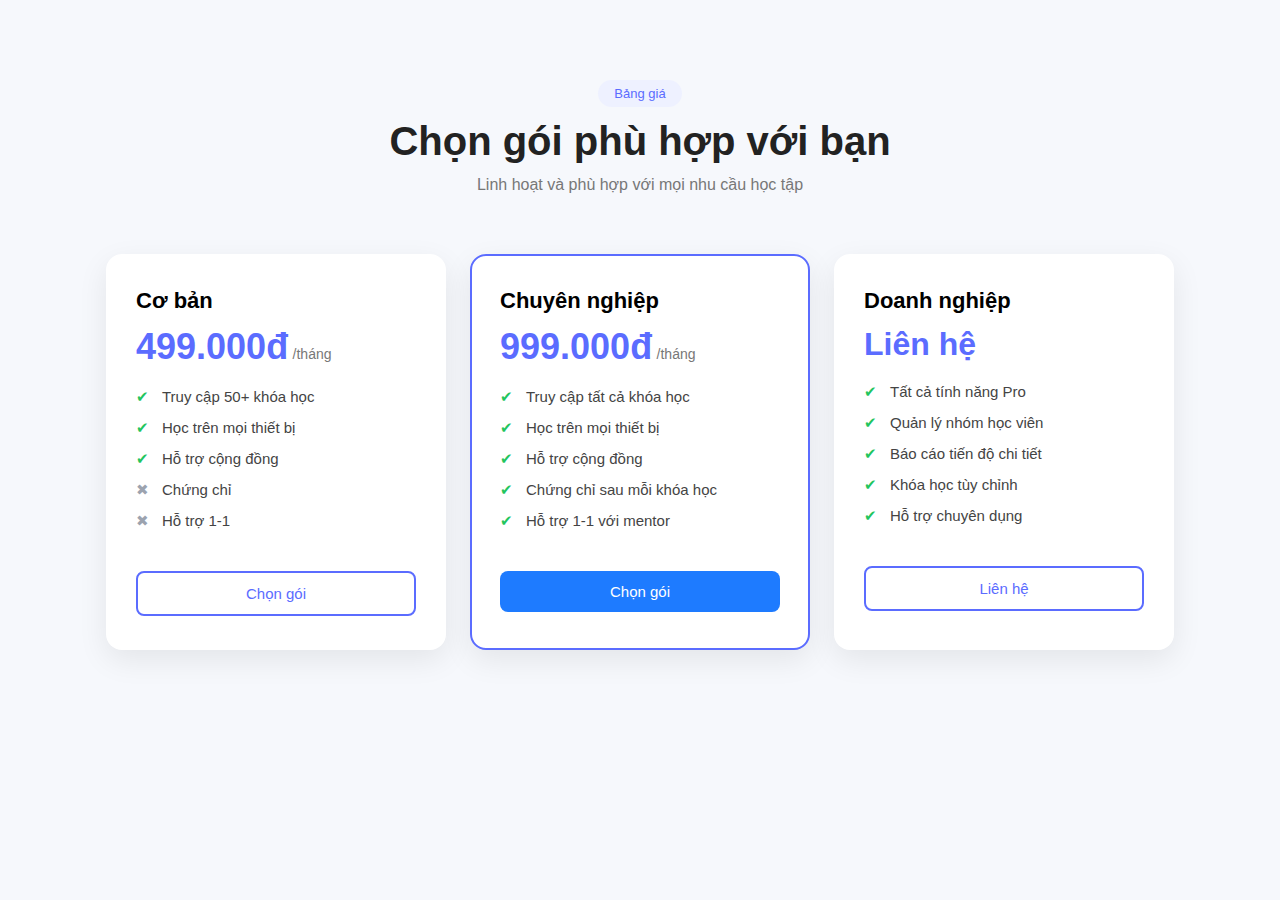
<file: Session12/baitap/bai3.html>
<!DOCTYPE html>
<html lang="vi">
<head>
    <meta charset="UTF-8">
    <meta name="viewport" content="width=device-width, initial-scale=1.0">
    <title>Bảng giá</title>
    <link rel="stylesheet" href="bai3.css">
</head>
<body>

<section class="pricing">
    <div class="pricing-header">
        <span class="badge">Bảng giá</span>
        <h2>Chọn gói phù hợp với bạn</h2>
        <p>Linh hoạt và phù hợp với mọi nhu cầu học tập</p>
    </div>

    <div class="pricing-list">
        <div class="price-card">
            <h3>Cơ bản</h3>
            <div class="price">
                <span class="amount">499.000đ</span>
                <span class="unit">/tháng</span>
            </div>
            <ul>
                <li class="yes">Truy cập 50+ khóa học</li>
                <li class="yes">Học trên mọi thiết bị</li>
                <li class="yes">Hỗ trợ cộng đồng</li>
                <li class="no">Chứng chỉ</li>
                <li class="no">Hỗ trợ 1-1</li>
            </ul>
            <button class="btn-outline">Chọn gói</button>
        </div>

        <div class="price-card active">
            <h3>Chuyên nghiệp</h3>
            <div class="price">
                <span class="amount">999.000đ</span>
                <span class="unit">/tháng</span>
            </div>
            <ul>
                <li class="yes">Truy cập tất cả khóa học</li>
                <li class="yes">Học trên mọi thiết bị</li>
                <li class="yes">Hỗ trợ cộng đồng</li>
                <li class="yes">Chứng chỉ sau mỗi khóa học</li>
                <li class="yes">Hỗ trợ 1-1 với mentor</li>
            </ul>
            <button class="btn-primary">Chọn gói</button>
        </div>

        <div class="price-card">
            <h3>Doanh nghiệp</h3>
            <div class="price contact">
                <span class="amount">Liên hệ</span>
            </div>
            <ul>
                <li class="yes">Tất cả tính năng Pro</li>
                <li class="yes">Quản lý nhóm học viên</li>
                <li class="yes">Báo cáo tiến độ chi tiết</li>
                <li class="yes">Khóa học tùy chỉnh</li>
                <li class="yes">Hỗ trợ chuyên dụng</li>
            </ul>
            <button class="btn-outline">Liên hệ</button>
        </div>
    </div>
</section>

</body>
</html>
</file>
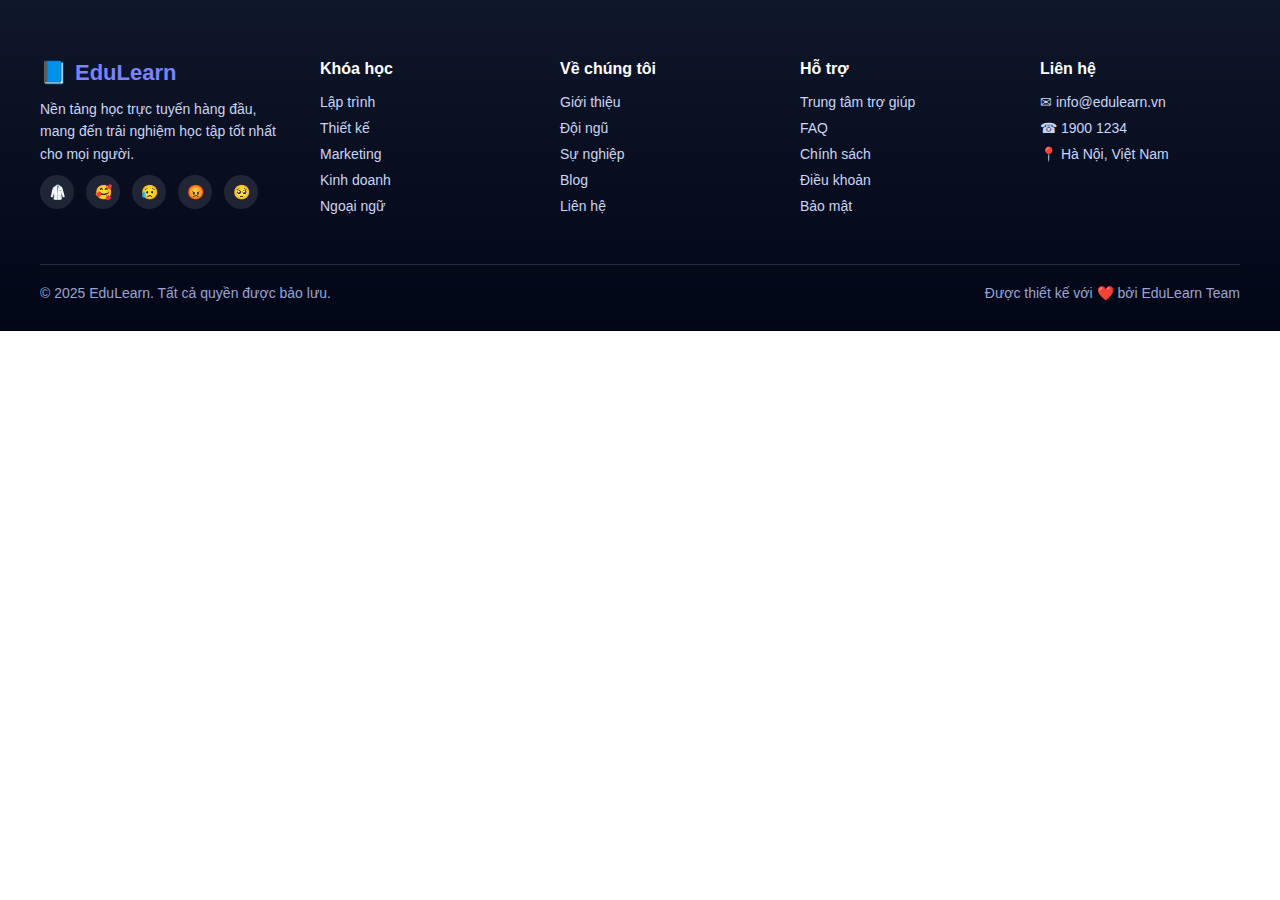
<file: Session12/baitap/bai4.html>
<!DOCTYPE html>
<html lang="vi">
<head>
<meta charset="UTF-8">
<meta name="viewport" content="width=device-width, initial-scale=1.0">
<title>4</title>
<link rel="stylesheet" href="bai4.css">
</head>
<body>

<footer class="footer">
    <div class="footer-top">
        <div class="footer-col brand">
            <div class="logo">
                📘 <span>EduLearn</span>
            </div>
            <p>
                Nền tảng học trực tuyến hàng đầu, mang đến trải nghiệm học tập tốt nhất cho mọi người.
            </p>
            <div class="socials">
                <a href="#">🥼</a>
                <a href="#">🥰</a>
                <a href="#">😥</a>
                <a href="#">😡</a>
                <a href="#">🥺</a>
            </div>
        </div>

        <div class="footer-col">
            <h4>Khóa học</h4>
            <a href="#">Lập trình</a>
            <a href="#">Thiết kế</a>
            <a href="#">Marketing</a>
            <a href="#">Kinh doanh</a>
            <a href="#">Ngoại ngữ</a>
        </div>

        <div class="footer-col">
            <h4>Về chúng tôi</h4>
            <a href="#">Giới thiệu</a>
            <a href="#">Đội ngũ</a>
            <a href="#">Sự nghiệp</a>
            <a href="#">Blog</a>
            <a href="#">Liên hệ</a>
        </div>

        <div class="footer-col">
            <h4>Hỗ trợ</h4>
            <a href="#">Trung tâm trợ giúp</a>
            <a href="#">FAQ</a>
            <a href="#">Chính sách</a>
            <a href="#">Điều khoản</a>
            <a href="#">Bảo mật</a>
        </div>

        <div class="footer-col">
            <h4>Liên hệ</h4>
            <p>✉ info@edulearn.vn</p>
            <p>☎ 1900 1234</p>
            <p>📍 Hà Nội, Việt Nam</p>
        </div>
    </div>

    <div class="footer-bottom">
        <span>© 2025 EduLearn. Tất cả quyền được bảo lưu.</span>
        <span>Được thiết kế với ❤️ bởi EduLearn Team</span>
    </div>
</footer>

</body>
</html>
</file>
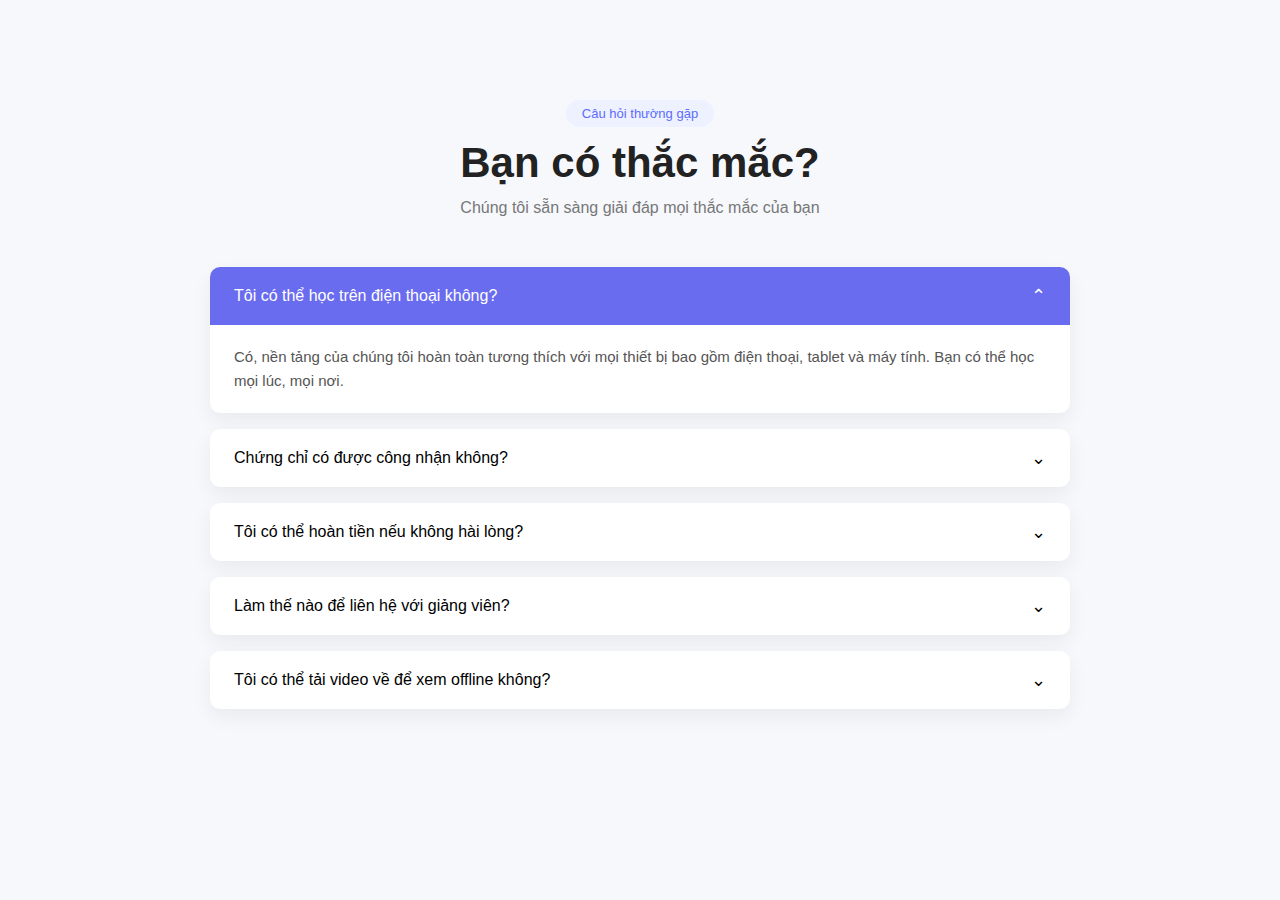
<file: Session12/baitap/bai5.html>
<!DOCTYPE html>
<html lang="en">
<head>
    <meta charset="UTF-8">
    <meta name="viewport" content="width=device-width, initial-scale=1.0">
    <title>Document</title>

    <link rel="stylesheet" href="bai5.css">
</head>
<body>
    <section class="faq">
    <div class="faq-header">
        <span class="badge">Câu hỏi thường gặp</span>
        <h2>Bạn có thắc mắc?</h2>
        <p>Chúng tôi sẵn sàng giải đáp mọi thắc mắc của bạn</p>
    </div>

    <div class="faq-list">

        <div class="faq-item active">
            <div class="faq-question">
                Tôi có thể học trên điện thoại không?
                <span class="icon">⌃</span>
            </div>
            <div class="faq-answer">
                Có, nền tảng của chúng tôi hoàn toàn tương thích với mọi thiết bị bao gồm điện thoại, tablet và máy tính.
                Bạn có thể học mọi lúc, mọi nơi.
            </div>
        </div>

        <div class="faq-item">
            <div class="faq-question">
                Chứng chỉ có được công nhận không?
                <span class="icon">⌄</span>
            </div>
        </div>

        <div class="faq-item">
            <div class="faq-question">
                Tôi có thể hoàn tiền nếu không hài lòng?
                <span class="icon">⌄</span>
            </div>
        </div>

        <div class="faq-item">
            <div class="faq-question">
                Làm thế nào để liên hệ với giảng viên?
                <span class="icon">⌄</span>
            </div>
        </div>

        <div class="faq-item">
            <div class="faq-question">
                Tôi có thể tải video về để xem offline không?
                <span class="icon">⌄</span>
            </div>
        </div>

    </div>
</section>
</body>
</html>
</file>
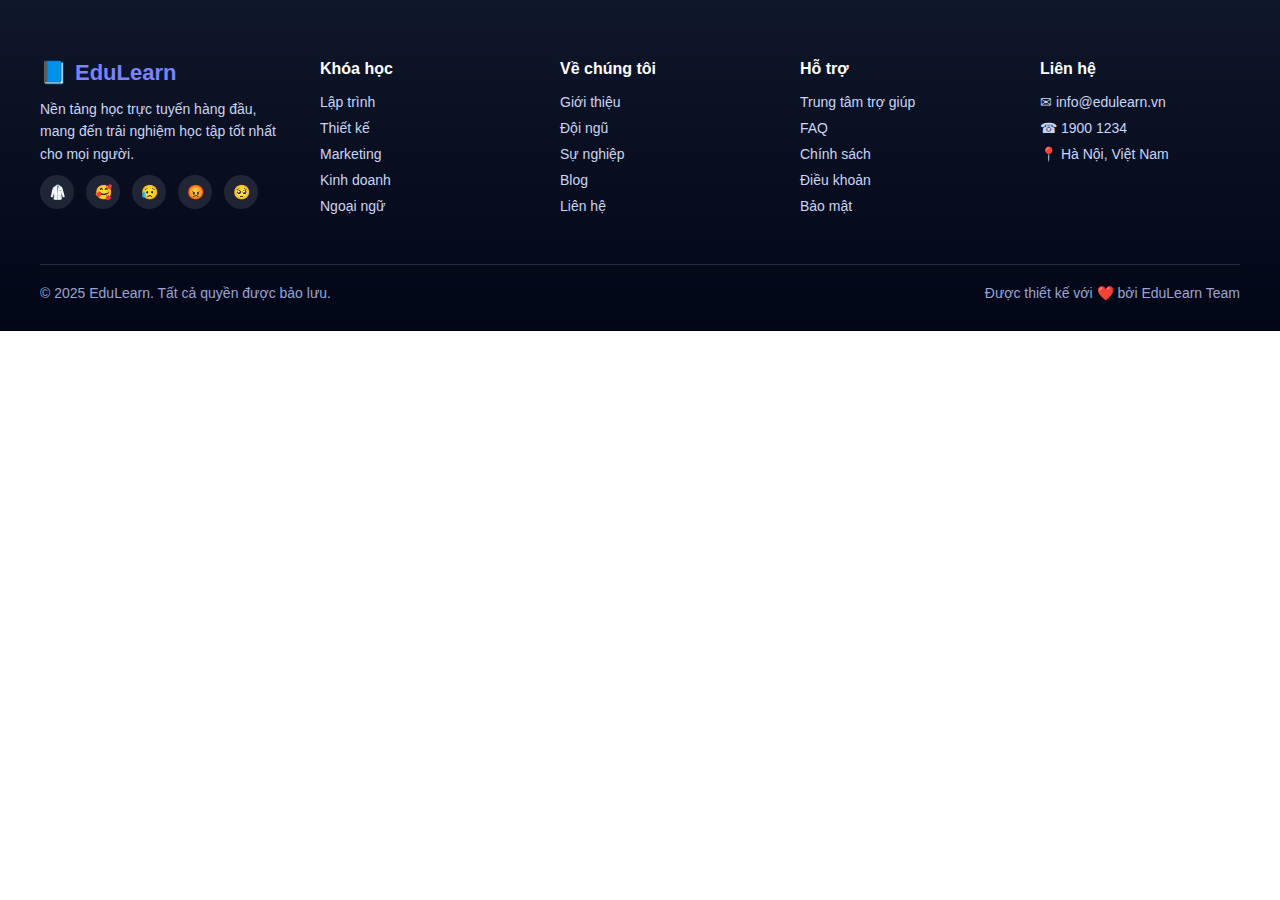
<file: Session12/baitap/bai6.html>
<!DOCTYPE html>
<html lang="en">
<head>
    <meta charset="UTF-8">
    <meta name="viewport" content="width=device-width, initial-scale=1.0">
    <title>Document</title>
    <link rel="stylesheet" href="bai6.css">
</head>
<body>
    <footer class="footer">
    <div class="footer-top">
        <div class="footer-col brand">
            <div class="logo">
                📘 <span>EduLearn</span>
            </div>
            <p>
                Nền tảng học trực tuyến hàng đầu, mang đến trải nghiệm học tập tốt nhất cho mọi người.
            </p>
            <div class="socials">
                <a href="#">🥼</a>
                <a href="#">🥰</a>
                <a href="#">😥</a>
                <a href="#">😡</a>
                <a href="#">🥺</a>
            </div>
        </div>

        <div class="footer-col">
            <h4>Khóa học</h4>
            <a href="#">Lập trình</a>
            <a href="#">Thiết kế</a>
            <a href="#">Marketing</a>
            <a href="#">Kinh doanh</a>
            <a href="#">Ngoại ngữ</a>
        </div>

        <div class="footer-col">
            <h4>Về chúng tôi</h4>
            <a href="#">Giới thiệu</a>
            <a href="#">Đội ngũ</a>
            <a href="#">Sự nghiệp</a>
            <a href="#">Blog</a>
            <a href="#">Liên hệ</a>
        </div>

        <div class="footer-col">
            <h4>Hỗ trợ</h4>
            <a href="#">Trung tâm trợ giúp</a>
            <a href="#">FAQ</a>
            <a href="#">Chính sách</a>
            <a href="#">Điều khoản</a>
            <a href="#">Bảo mật</a>
        </div>

        <div class="footer-col">
            <h4>Liên hệ</h4>
            <p>✉ info@edulearn.vn</p>
            <p>☎ 1900 1234</p>
            <p>📍 Hà Nội, Việt Nam</p>
        </div>
    </div>

    <div class="footer-bottom">
        <span>© 2025 EduLearn. Tất cả quyền được bảo lưu.</span>
        <span>Được thiết kế với ❤️ bởi EduLearn Team</span>
    </div>
</footer>

</body>
</html>
</file>
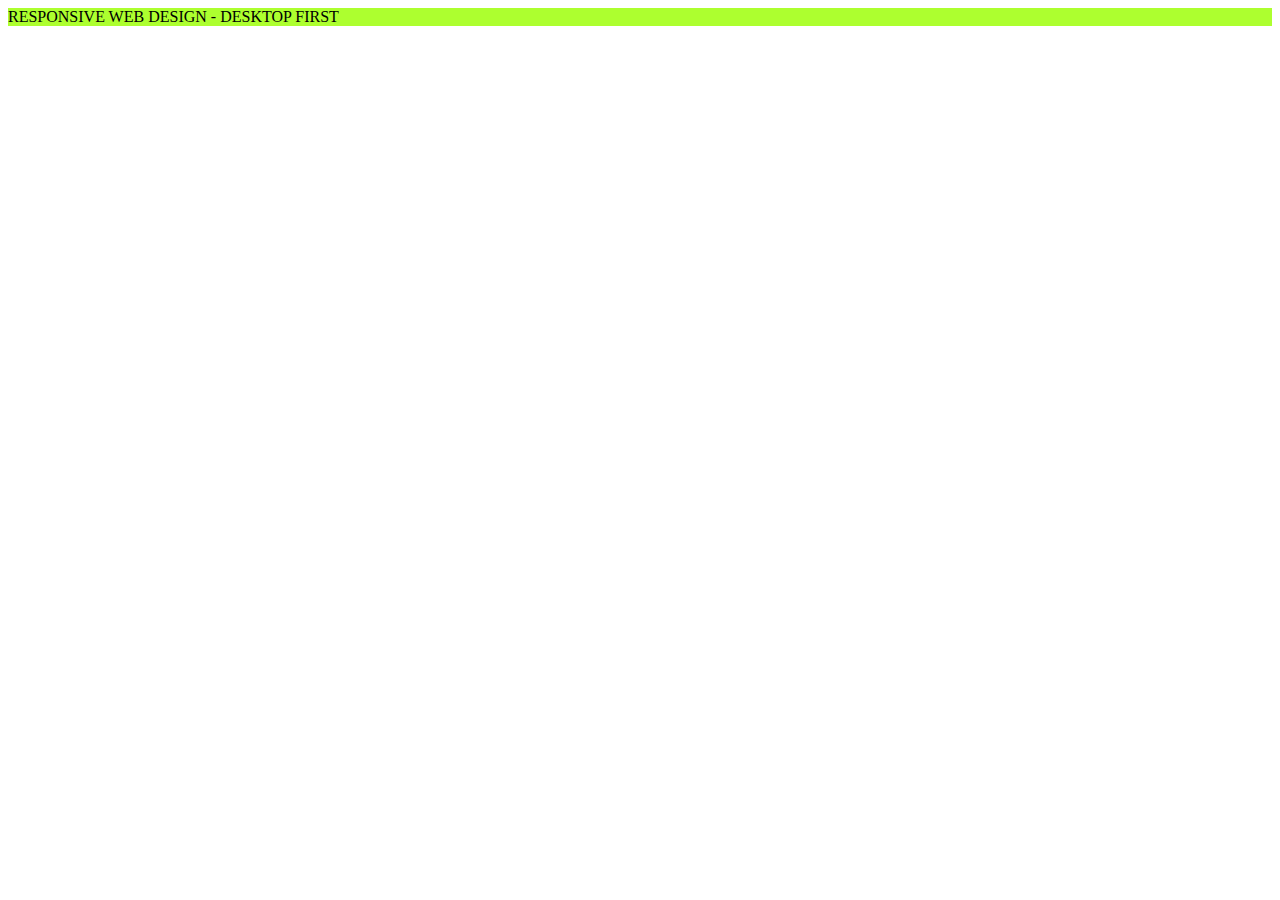
<file: Session12/lythuyet/desktop-first.html>
<!DOCTYPE html>
<html lang="en">
<head>
    <meta charset="UTF-8">
    <meta name="viewport" content="width=device-width, initial-scale=1.0">
    <title>Document</title>
    <style>
        .desktop{
            background-color: greenyellow;
        }
/*  RESPONSIVE  viết ở cuối STYLE  */
        @media screen and (max-width: 1200px) { /* kích thước tối đa thà được ăn thuộc tính*/
            .desktop{
                background-color: orange;
            }
            
        }

        @media screen and (max-width: 992px) {
            .desktop{
                background-color: pink;
            }
        }


    </style>
</head>
<body>
    <div class="desktop">
        RESPONSIVE WEB DESIGN - DESKTOP FIRST
    </div>
</body>
</html>
</file>
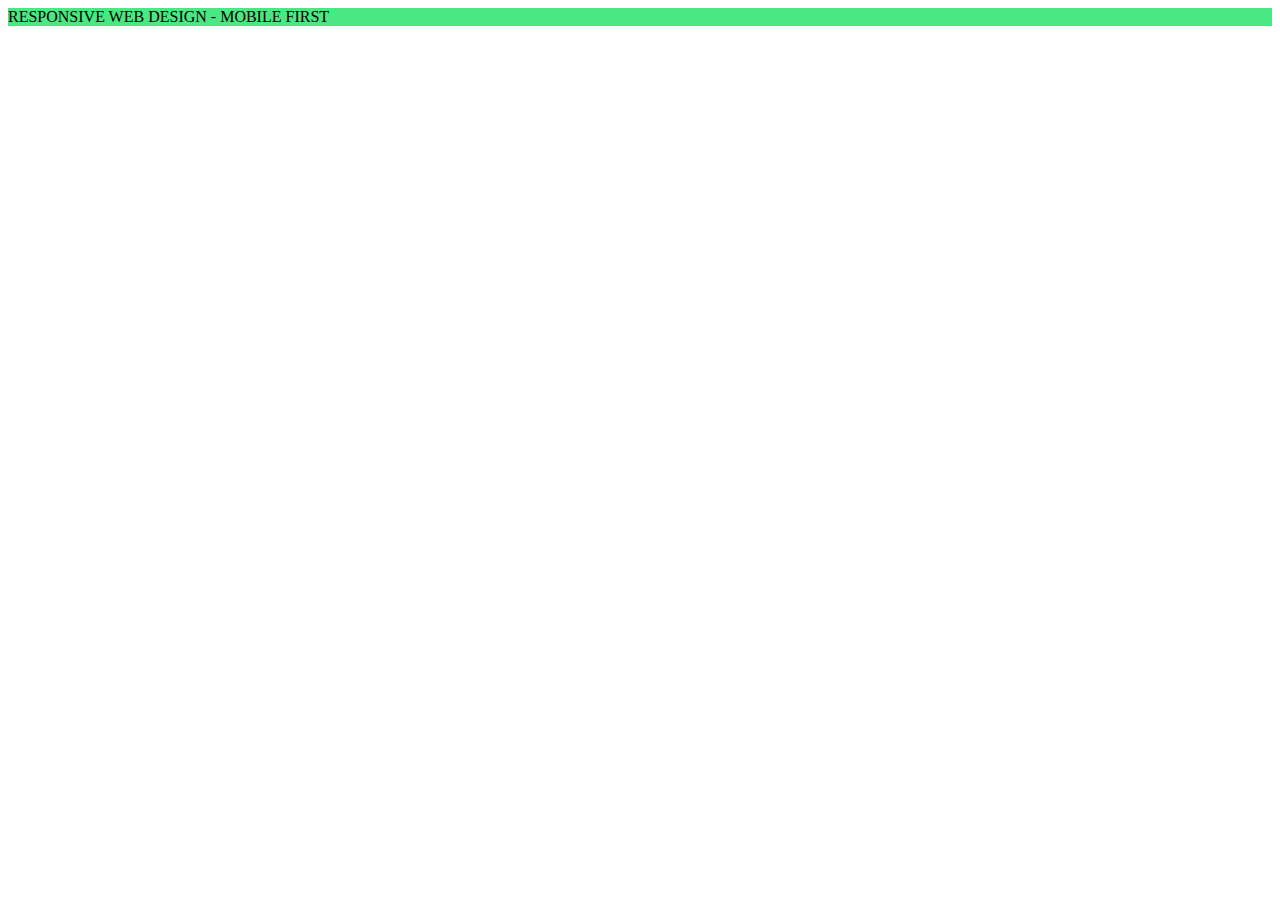
<file: Session12/lythuyet/mobile-first.html>
<!DOCTYPE html>
<html lang="en">
<head>
    <meta charset="UTF-8">
    <meta name="viewport" content="width=device-width, initial-scale=1.0">
    <title>Document</title>
    <style>
        .mobile{
            background-color: rgb(75, 190, 229);
        }
/*  RESPONSIVE  viết ở cuối STYLE  */
        @media screen and (min-width: 576px) { /* kích thước tối thiểu thà được ăn thuộc tính*/
            .mobile{
                background-color: rgb(231, 75, 75);
            }
            
        }
        @media screen and (min-width: 992px) {
            .mobile{
                background-color: rgb(75, 231, 130);
            }
        }
    </style>
</head>
<body>
    <div class="mobile">
        RESPONSIVE WEB DESIGN - MOBILE FIRST
    </div>
</body>
</html>
</file>
<file: Session12/baitap/bai3.css>
*{
    margin:0;
    padding:0;
    box-sizing:border-box;
}

body{
    font-family:Arial,sans-serif;
    background:#f6f8fc;
}

.pricing{
    max-width:1200px;
    margin:80px auto;
    padding:0 20px;
}

.pricing-header{
    text-align:center;
    margin-bottom:60px;
}

.badge{
    display:inline-block;
    background:#eef1ff;
    color:#5b6cff;
    padding:6px 16px;
    border-radius:20px;
    font-size:13px;
    margin-bottom:12px;
}

.pricing-header h2{
    font-size:40px;
    margin-bottom:12px;
    color:#222;
}

.pricing-header p{
    font-size:16px;
    color:#777;
}

.pricing-list{
    display:flex;
    gap:24px;
    justify-content:center;
    flex-wrap:wrap;
}

.price-card{
    background:#fff;
    border-radius:16px;
    padding:32px 28px;
    width:340px;
    box-shadow:0 10px 30px rgba(0,0,0,0.08);
    display:flex;
    flex-direction:column;
    border:2px solid transparent;
}

.price-card.active{
    border-color:#5b6cff;
}

.price-card h3{
    font-size:22px;
    margin-bottom:12px;
}

.price{
    margin-bottom:20px;
}

.amount{
    font-size:36px;
    font-weight:700;
    color:#5b6cff;
}

.unit{
    font-size:14px;
    color:#777;
}

.price.contact .amount{
    font-size:32px;
}

ul{
    list-style:none;
    margin-bottom:28px;
}

ul li{
    font-size:15px;
    margin-bottom:14px;
    padding-left:26px;
    position:relative;
    color:#444;
}

ul li.yes::before{
    content:"✔";
    position:absolute;
    left:0;
    color:#22c55e;
}

ul li.no::before{
    content:"✖";
    position:absolute;
    left:0;
    color:#9ca3af;
}

button{
    padding:12px;
    border-radius:8px;
    font-size:15px;
    cursor:pointer;
}

.btn-outline{
    background:#fff;
    border:2px solid #5b6cff;
    color:#5b6cff;
}

.btn-primary{
    background:#1e7bff;
    border:none;
    color:#fff;
}

@media (max-width:992px){
    .pricing-list{
        gap:32px;
    }
}

@media (max-width:600px){
    .pricing-header h2{
        font-size:28px;
    }

    .price-card{
        width:100%;
    }
}
</file>
<file: Session12/baitap/bai4.css>
*{
    margin:0;
    padding:0;
    box-sizing:border-box;
}

body{
    font-family:Arial,sans-serif;
}

.footer{
    background:linear-gradient(180deg,#0f172a,#020617);
    color:#cbd5f5;
    padding:60px 24px 30px;
}

.footer-top{
    max-width:1200px;
    margin:auto;
    display:flex;
    justify-content:space-between;
    flex-wrap:wrap;
    gap:40px;
}

.footer-col{
    flex:1;
    min-width:200px;
}

.brand{
    flex:2;
}

.logo{
    font-size:22px;
    font-weight:700;
    color:#7c83ff;
    display:flex;
    align-items:center;
    gap:8px;
    margin-bottom:12px;
}

.brand p{
    max-width:320px;
    line-height:1.6;
    margin-bottom:18px;
}

.footer-col h4{
    color:#fff;
    margin-bottom:16px;
    font-size:16px;
}

.footer-col a{
    display:block;
    color:#cbd5f5;
    text-decoration:none;
    margin-bottom:10px;
    font-size:14px;
}

.footer-col p{
    font-size:14px;
    margin-bottom:10px;
}

.socials{
    display:flex;
    gap:12px;
}

.socials a{
    width:34px;
    height:34px;
    background:rgba(255,255,255,0.1);
    border-radius:50%;
    display:flex;
    align-items:center;
    justify-content:center;
    color:#fff;
    font-size:14px;
    text-decoration:none;
}

.footer-bottom{
    max-width:1200px;
    margin:40px auto 0;
    padding-top:20px;
    border-top:1px solid rgba(255,255,255,0.15);
    display:flex;
    justify-content:space-between;
    font-size:14px;
    color:#9aa4d3;
}

@media (max-width:768px){
    .footer-top{
        flex-direction:column;
    }

    .footer-bottom{
        flex-direction:column;
        gap:10px;
        text-align:center;
    }
}
</file>
<file: Session12/baitap/bai5.css>
*{
    margin:0;
    padding:0;
    box-sizing:border-box;
}

body{
    font-family:Arial,sans-serif;
    background:#f6f8fc;
}

.faq{
    max-width:900px;
    margin:100px auto;
    padding:0 20px;
}

.faq-header{
    text-align:center;
    margin-bottom:50px;
}

.badge{
    display:inline-block;
    background:#eef1ff;
    color:#5b6cff;
    padding:6px 16px;
    border-radius:20px;
    font-size:13px;
    margin-bottom:12px;
}

.faq-header h2{
    font-size:42px;
    margin-bottom:12px;
    color:#222;
}

.faq-header p{
    font-size:16px;
    color:#777;
}

.faq-item{
    background:#fff;
    border-radius:10px;
    margin-bottom:16px;
    box-shadow:0 8px 20px rgba(0,0,0,0.06);
    overflow:hidden;
}

.faq-question{
    padding:18px 24px;
    font-size:16px;
    display:flex;
    justify-content:space-between;
    align-items:center;
}

.faq-item.active .faq-question{
    background:#6a6cf0;
    color:#fff;
}

.faq-answer{
    padding:20px 24px;
    font-size:15px;
    color:#555;
    line-height:1.6;
}

.icon{
    font-size:18px;
}

@media (max-width:600px){
    .faq-header h2{
        font-size:28px;
    }

    .faq{
        margin:60px auto;
    }
}
</file>
<file: Session12/baitap/bai6.css>
*{
    margin:0;
    padding:0;
    box-sizing:border-box;
}

body{
    font-family:Arial,sans-serif;
}

.footer{
    background:linear-gradient(180deg,#0f172a,#020617);
    color:#cbd5f5;
    padding:60px 24px 30px;
}

.footer-top{
    max-width:1200px;
    margin:auto;
    display:flex;
    justify-content:space-between;
    flex-wrap:wrap;
    gap:40px;
}

.footer-col{
    flex:1;
    min-width:200px;
}

.brand{
    flex:2;
}

.logo{
    display:flex;
    align-items:center;
    gap:8px;
    font-size:22px;
    font-weight:700;
    color:#7c83ff;
    margin-bottom:12px;
}

.brand p{
    max-width:320px;
    font-size:14px;
    line-height:1.6;
    margin-bottom:18px;
}

.footer-col h4{
    color:#fff;
    margin-bottom:16px;
    font-size:16px;
}

.footer-col a{
    display:block;
    color:#cbd5f5;
    text-decoration:none;
    font-size:14px;
    margin-bottom:10px;
}

.footer-col p{
    font-size:14px;
    margin-bottom:10px;
}

.socials{
    display:flex;
    gap:12px;
}

.socials a{
    width:34px;
    height:34px;
    background:rgba(255,255,255,0.1);
    border-radius:50%;
    display:flex;
    align-items:center;
    justify-content:center;
    color:#fff;
    font-size:14px;
}

.footer-bottom{
    max-width:1200px;
    margin:40px auto 0;
    padding-top:20px;
    border-top:1px solid rgba(255,255,255,0.15);
    display:flex;
    justify-content:space-between;
    font-size:14px;
    color:#9aa4d3;
}

@media (max-width:768px){
    .footer-top{
        flex-direction:column;
    }

    .footer-bottom{
        flex-direction:column;
        gap:10px;
        text-align:center;
    }
}
</file>
